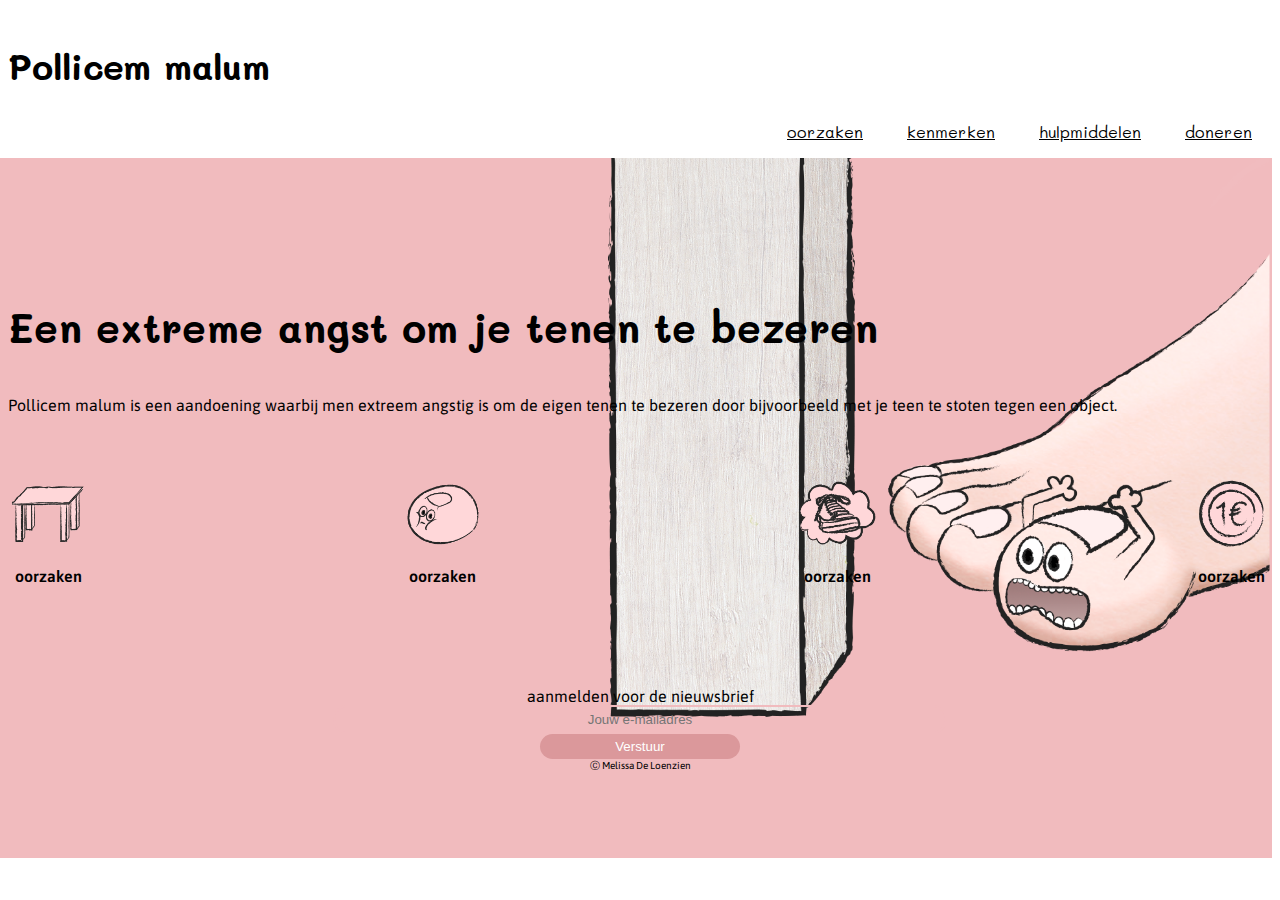
<file: index.html>
<!DOCTYPE html>
<head>
    <meta charset="UTF-8">
    <meta name="viewport" content="width=device-width, initial-scale=1.0">
    <meta http-equiv="X-UA-Compatible" content="ie=edge">
    <title>Pollicem malum</title>

    <!--css-->
    <link href="styles/style.css" rel="stylesheet" type="text/css">
    <link href="styles/style.scss" rel="stylesheet" type="text/css">
    <link href="styles/pagina_styles.css" rel="stylesheet" type="text/css">
    <link href="styles/pagina_styles.scss" rel="stylesheet" type="text/css">

    <!--bootstrap-->
    <link rel="stylesheet" href="https://stackpath.bootstrapcdn.com/bootstrap/4.1.3/css/bootstrap.min.css" integrity="sha384-MCw98/SFnGE8fJT3GXwEOngsV7Zt27NXFoaoApmYm81iuXoPkFOJwJ8ERdknLPMO" crossorigin="anonymous">

    <!--font-->
    <link href="https://fonts.googleapis.com/css?family=Asap:400,600|Mali:500,700" rel="stylesheet"> 

    <!--iconen font awesome-->
    <link rel="stylesheet" href="https://use.fontawesome.com/releases/v5.6.1/css/all.css" integrity="sha384-gfdkjb5BdAXd+lj+gudLWI+BXq4IuLW5IT+brZEZsLFm++aCMlF1V92rMkPaX4PP" crossorigin="anonymous">
</head>


<body>
    <!--HEADER-->
    <div class="container">
        <div class="row navigatie">
            <!--navigatie-->

            <div class="col-2 hamburger" onclick="myFunction(this)">
                <div class="bar1"></div>
                <div class="bar2"></div>
                <div class="bar3"></div>
            </div>
            <div class="col-10 col-lg-4 titel">
                <a href="index.html"><h1>Pollicem malum</h1></a>
            </div>
          
            <div class="menu verborgen col-12 col-lg-8">
                <ul>
                    <li><a href="1oorzaken.html">oorzaken</a></li>
                    <li><a href="2kenmerken.html">kenmerken</a></li>
                    <li><a href="3hulpmiddelen.html">hulpmiddelen</a></li>
                    <li><a href="4doneren.html">doneren</a></li>
                </ul>
            </div>

        </div>
    </div>


    <!--BODY-->
    <div class="jumbotron_fluid afbeelding_container_rechts">
        <div>
            <img class="afbeelding" src="./images/histerisch_rechts.png" alt="histerische teen">
        </div>  
    </div>

    <div class="container">
        <div class="row">
           
            <div class="col-12 col-lg-5 tekst_pagina_styles">
                <h2>Een extreme angst om je tenen te bezeren</h2>
                <p>Pollicem malum is een aandoening waarbij men extreem angstig is om de eigen tenen te bezeren door bijvoorbeeld met je teen te stoten tegen een object.</p>
                <ul class="extra_nav">
                    <li>
                        <a href="1oorzaken.html">
                            <img class="nav_img" src="./images/1oorzaken.png" alt="oorzaken">
                            <p>oorzaken</p> 
                        </a>
                    </li>
                    <li>
                        <a href="2kenmerken.html">
                            <img class="nav_img" src="./images/2kenmerken.png" alt="oorzaken">
                            <p>oorzaken</p> 
                        </a>
                    </li>
                    <li>
                        <a href="3hulpmiddelen.html">
                            <img class="nav_img" src="./images/3hulpmiddelen.png" alt="oorzaken">
                            <p>oorzaken</p> 
                        </a>
                    </li>
                    <li>
                        <a href="4doneren.html">
                            <img class="nav_img" src="./images/4doneren.png" alt="oorzaken">
                            <p>oorzaken</p> 
                        </a>
                    </li>
                </ul>
            </div>

        </div>
    </div>

    <!--FOOTER-->
    <div class="container">
        <div class="row footer">
            <div class="col-12 col-lg-3">
                <p>aanmelden voor de nieuwsbrief</p>
            </div>

            <div class="col-12 col-lg-2">
                <input type="text" id="e-mail" name="e-mail" placeholder="Jouw e-mailadres">
            </div>

            <div class="col-12 knop col-lg-1">  
                <input type="submit" value="Verstuur">
            </div>
            <div class="col-12 col-lg-2 order-lg-2 iconen">
                <a href="https://www.facebook.com/"><i class="fab fa-facebook-f"></i></a>
                <a href="https://plus.google.com/"><i class="fab fa-google-plus-g"></i></a>
                <a href="https://nl.pinterest.com/"><i class="fab fa-pinterest-p"></i></a>
                <a href="https://twitter.com/?lang=nl"><i class="fab fa-twitter"></i></a>
            </div>
            
            <div class="col-12 col-lg-4 order-lg-1">
                <p class="naam">&#9400; Melissa De Loenzien</p>
            </div>
        </div>
    </div>

    <script
    src="https://code.jquery.com/jquery-3.3.1.min.js"
    integrity="sha256-FgpCb/KJQlLNfOu91ta32o/NMZxltwRo8QtmkMRdAu8="
    crossorigin="anonymous"></script>
    <script src="https://stackpath.bootstrapcdn.com/bootstrap/4.1.3/js/bootstrap.min.js" integrity="sha384-ChfqqxuZUCnJSK3+MXmPNIyE6ZbWh2IMqE241rYiqJxyMiZ6OW/JmZQ5stwEULTy" crossorigin="anonymous"></script>
    <script src="main.js"></script>
</body>
</html>
</file>
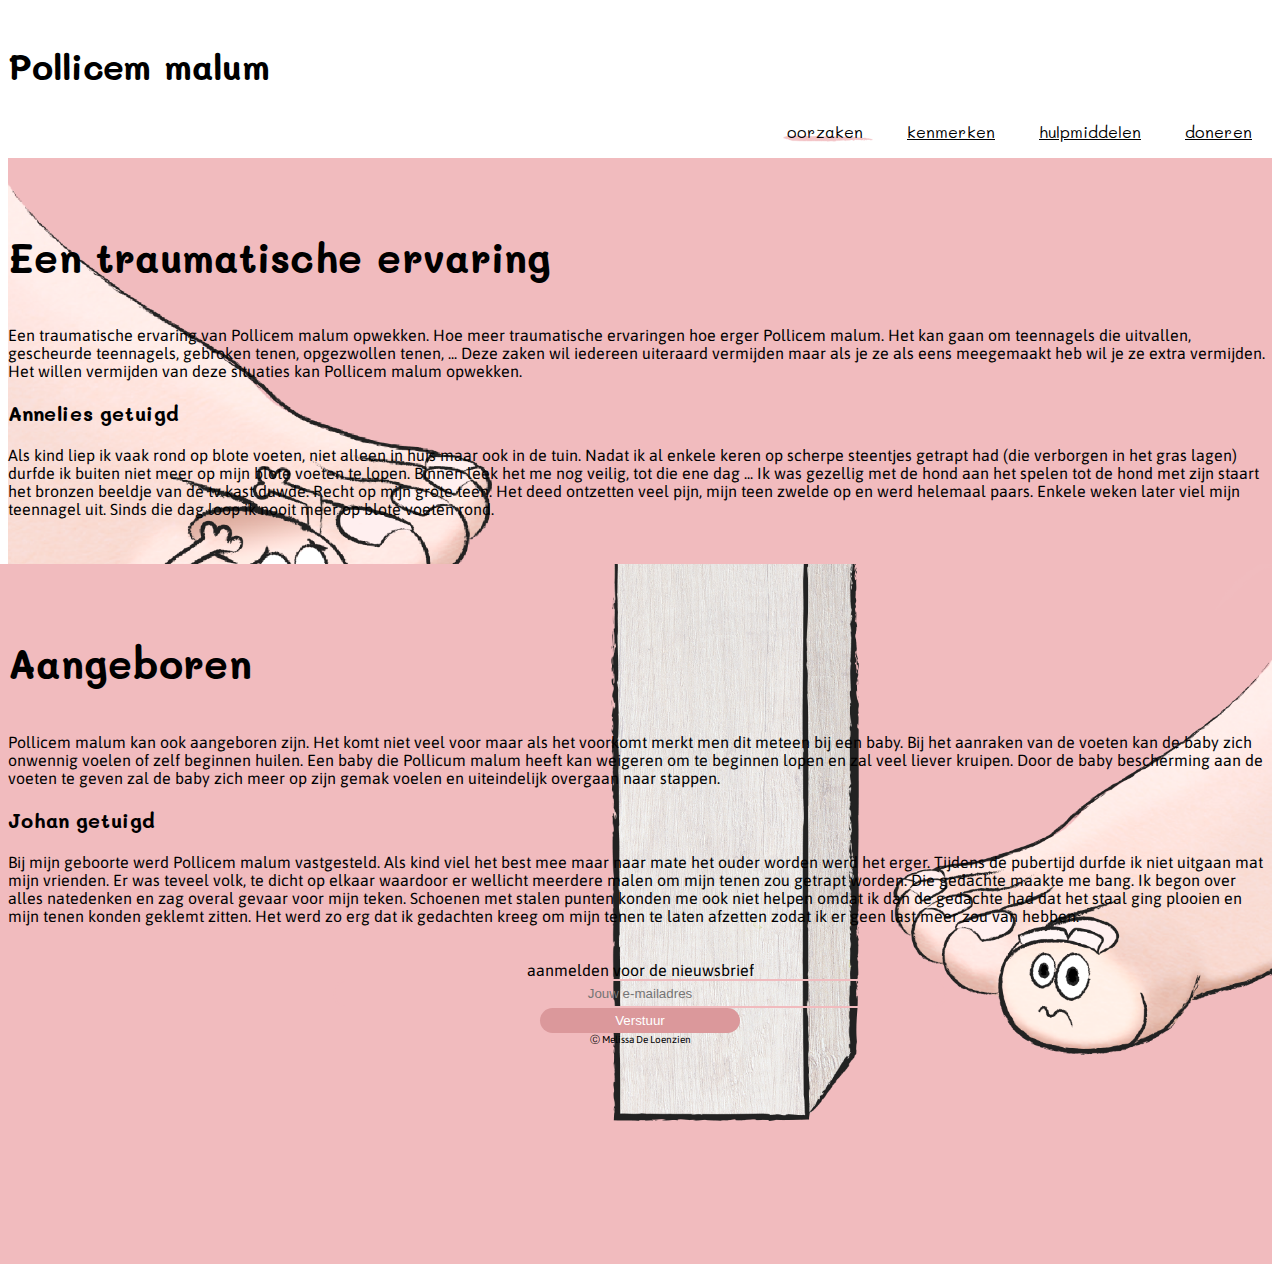
<file: 1oorzaken.html>
<!DOCTYPE html>
<html lang="en">
<head>
    <meta charset="UTF-8">
    <meta name="viewport" content="width=device-width, initial-scale=1.0">
    <meta http-equiv="X-UA-Compatible" content="ie=edge">
    <title>Pollicem malum</title>

    <!--css-->
    <link href="styles/style.css" rel="stylesheet" type="text/css">
    <link href="styles/style.scss" rel="stylesheet" type="text/css">
    <link href="styles/pagina_styles.css" rel="stylesheet" type="text/css">
    <link href="styles/pagina_styles.scss" rel="stylesheet" type="text/css">

    <!--bootstrap-->
    <link rel="stylesheet" href="https://stackpath.bootstrapcdn.com/bootstrap/4.1.3/css/bootstrap.min.css" integrity="sha384-MCw98/SFnGE8fJT3GXwEOngsV7Zt27NXFoaoApmYm81iuXoPkFOJwJ8ERdknLPMO" crossorigin="anonymous">

    <!--font-->
    <link href="https://fonts.googleapis.com/css?family=Asap:400,600|Mali:500,700" rel="stylesheet"> 

    <!--iconen font awesome-->
    <link rel="stylesheet" href="https://use.fontawesome.com/releases/v5.6.1/css/all.css" integrity="sha384-gfdkjb5BdAXd+lj+gudLWI+BXq4IuLW5IT+brZEZsLFm++aCMlF1V92rMkPaX4PP" crossorigin="anonymous">
</head>

<body>
    <!--HEADER-->
    <div class="container">
        <div class="row navigatie">
            <!--navigatie-->

            <div class="col-2 hamburger" onclick="myFunction(this)">
                <div class="bar1"></div>
                <div class="bar2"></div>
                <div class="bar3"></div>
            </div>
            <div class="col-10 col-lg-4 titel">
                <a href="index.html"><h1>Pollicem malum</h1></a>
            </div>
            
            <div class="menu verborgen col-12 col-lg-8">
                <ul>
                    <li><a href="1oorzaken.html" class="a_active">oorzaken</a></li>
                    <li><a href="2kenmerken.html">kenmerken</a></li>
                    <li><a href="3hulpmiddelen.html">hulpmiddelen</a></li>
                    <li><a href="4doneren.html">doneren</a></li>
                </ul>
            </div>

        </div>
    </div>

    <!--BODY-->

    <!--afbeelding 1-->
    <div class="jumbotron_fluid afbeelding_container_links">
        <div>
            <img class="afbeelding" src="./images/nagelloos_links.png" alt="nagelloze teen">
        </div>
        
    </div>
    <div class="container">
        <div class="row">
            <div class="col-12 col-lg-5 offset-lg-7 tekst_oorzaken">
                <h2>Een traumatische ervaring</h2>
                <p>Een traumatische ervaring van Pollicem malum opwekken. Hoe meer traumatische ervaringen hoe erger Pollicem malum. Het kan gaan om teennagels die uitvallen, gescheurde teennagels, gebroken tenen, opgezwollen tenen, ... Deze zaken wil iedereen uiteraard vermijden maar als je ze als eens meegemaakt heb wil je ze extra vermijden. Het willen vermijden van deze situaties kan Pollicem malum opwekken.</p>
               
                <h3>Annelies getuigd</h3>
                <p>Als kind liep ik vaak rond op blote voeten, niet alleen in huis maar ook in de tuin. Nadat ik al enkele keren op scherpe steentjes getrapt had (die verborgen in het gras lagen) durfde ik buiten niet meer op mijn blote voeten te lopen. Binnen leek het me nog veilig, tot die ene dag ... Ik was gezellig met de hond aan het spelen tot de hond met zijn staart het bronzen beeldje van de tv kast duwde. Recht op mijn grote teen. Het deed ontzetten veel pijn, mijn teen zwelde op en werd helemaal paars. Enkele weken later viel mijn teennagel uit. Sinds die dag loop ik nooit meer op blote voeten rond. </p>
                
            </div>
        </div>
    </div>

    <!--afbeelding 2-->
    <div class="jumbotron_fluid afbeelding_container_rechts">
        <div class="afbeedling_plat">
            <img class="afbeelding" src="./images/plat_rechts.png" alt="platte teen">
        </div>
        
    </div>
    <div class="container">
        <div class="row">
            <div class="col-12 col-lg-5 tekst_oorzaken">
                <h2>Aangeboren</h2>
                <p>Pollicem malum kan ook aangeboren zijn. Het komt niet veel voor maar als het voorkomt merkt men dit meteen bij een baby. Bij het aanraken van de voeten kan de baby zich onwennig voelen of zelf beginnen huilen. Een baby die Pollicum malum heeft kan weigeren om te beginnen lopen en zal veel liever kruipen. Door de baby bescherming aan de voeten te geven zal de baby zich meer op zijn gemak voelen en uiteindelijk overgaan naar stappen.</p>
                <h3>Johan getuigd</h3>
                <p>Bij mijn geboorte werd Pollicem malum vastgesteld. Als kind viel het best mee maar naar mate het ouder worden werd het erger. Tijdens de pubertijd durfde ik niet uitgaan mat mijn vrienden. Er was teveel volk, te dicht op elkaar waardoor er wellicht meerdere malen om mijn tenen zou getrapt worden. Die gedachte maakte me bang. Ik begon over alles natedenken en zag overal gevaar voor mijn teken. Schoenen met stalen punten konden me ook niet helpen omdat ik dan de gedachte had dat het staal ging plooien en mijn tenen konden geklemt zitten. Het werd zo erg dat ik gedachten kreeg om mijn tenen te laten afzetten zodat ik er geen last meer zou van hebben.</p>
              
            </div>
        </div>
    </div>

    <!--FOOTER-->
    <div class="container">
        <div class="row footer">
            <div class="col-12 col-lg-3">
                <p>aanmelden voor de nieuwsbrief</p>
            </div>

            <div class="col-12 col-lg-2">
                <input type="text" id="e-mail" name="e-mail" placeholder="Jouw e-mailadres">
            </div>

            <div class="col-12 knop col-lg-1">  
                <input type="submit" value="Verstuur">
            </div>
            <div class="col-12 col-lg-2 order-lg-2 iconen">
                <a href="https://www.facebook.com/"><i class="fab fa-facebook-f"></i></a>
                <a href="https://plus.google.com/"><i class="fab fa-google-plus-g"></i></a>
                <a href="https://nl.pinterest.com/"><i class="fab fa-pinterest-p"></i></a>
                <a href="https://twitter.com/?lang=nl"><i class="fab fa-twitter"></i></a>
            </div>
            
            <div class="col-12 col-lg-4 order-lg-1">
                <p class="naam">&#9400; Melissa De Loenzien</p>
            </div>
        </div>
    </div>

    <script
    src="https://code.jquery.com/jquery-3.3.1.min.js"
    integrity="sha256-FgpCb/KJQlLNfOu91ta32o/NMZxltwRo8QtmkMRdAu8="
    crossorigin="anonymous"></script>
    <script src="https://stackpath.bootstrapcdn.com/bootstrap/4.1.3/js/bootstrap.min.js" integrity="sha384-ChfqqxuZUCnJSK3+MXmPNIyE6ZbWh2IMqE241rYiqJxyMiZ6OW/JmZQ5stwEULTy" crossorigin="anonymous"></script>
    <script src="main.js"></script>
</body>
</file>
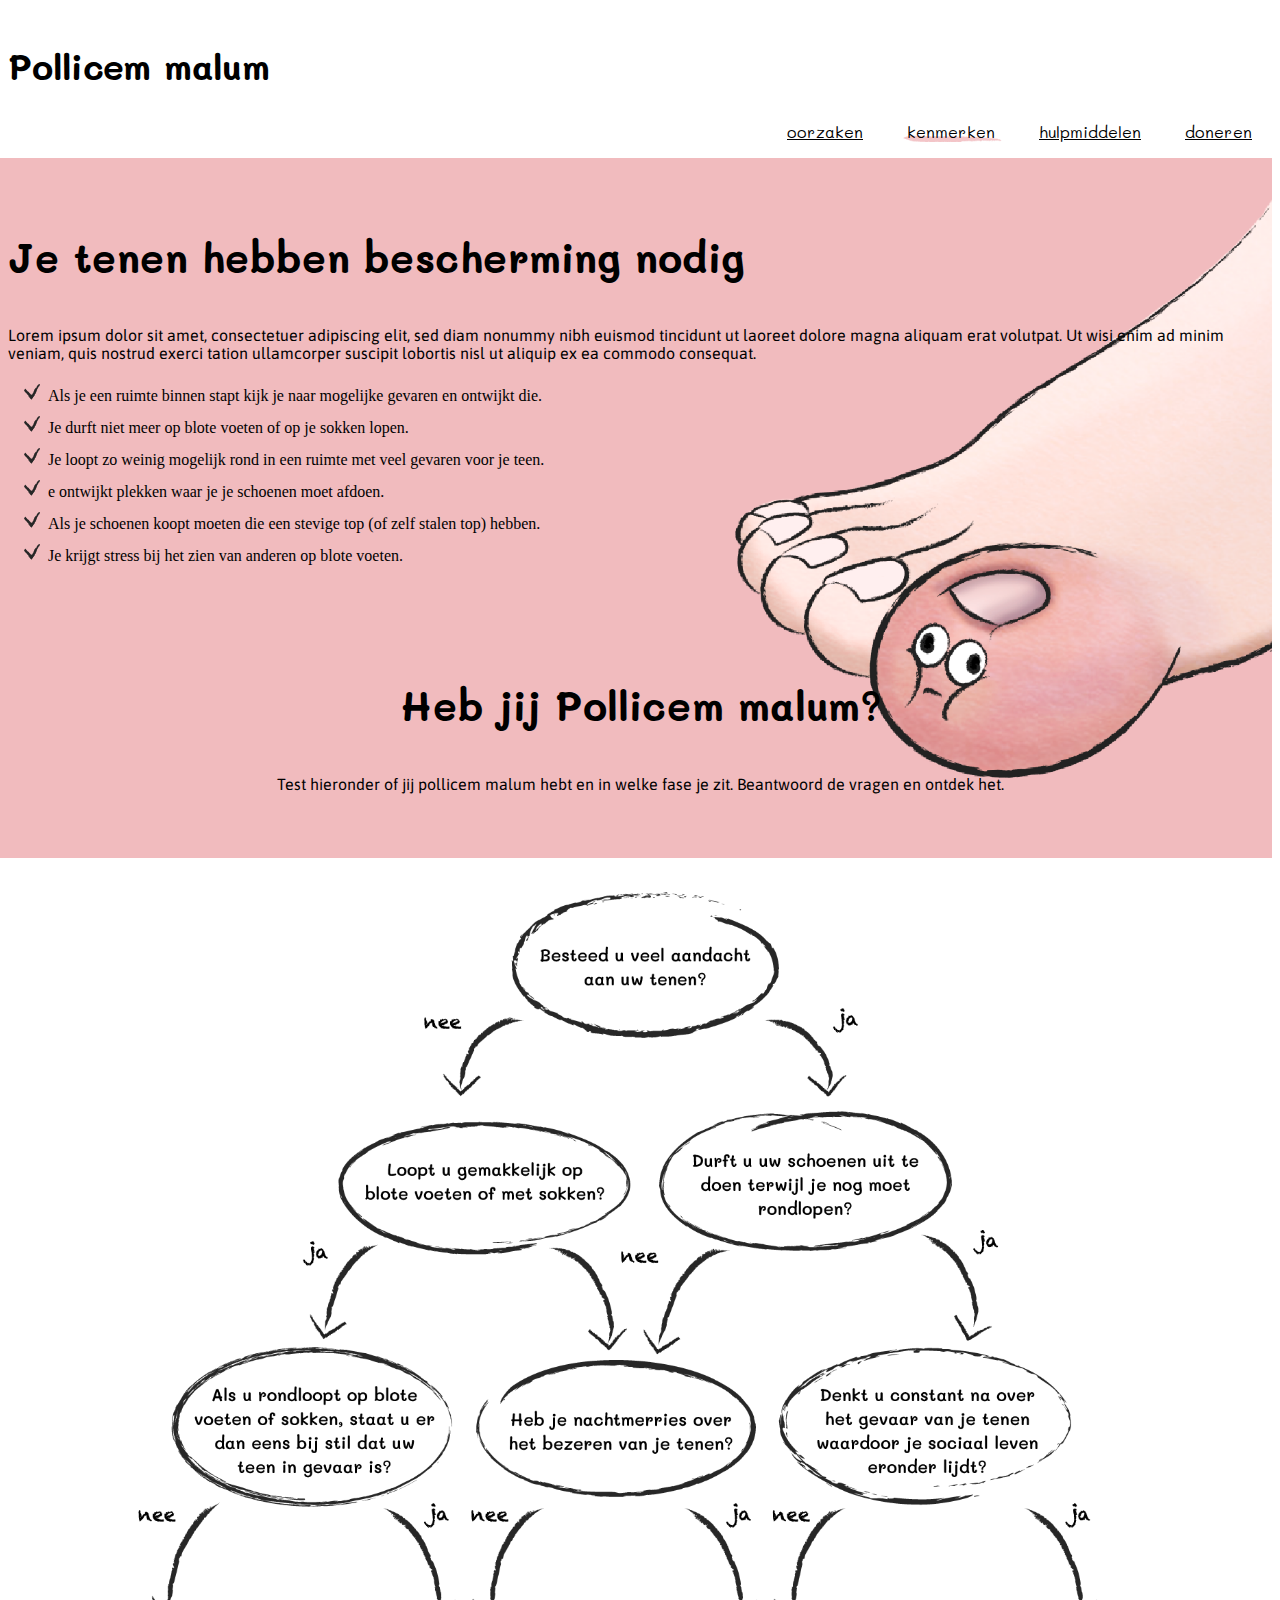
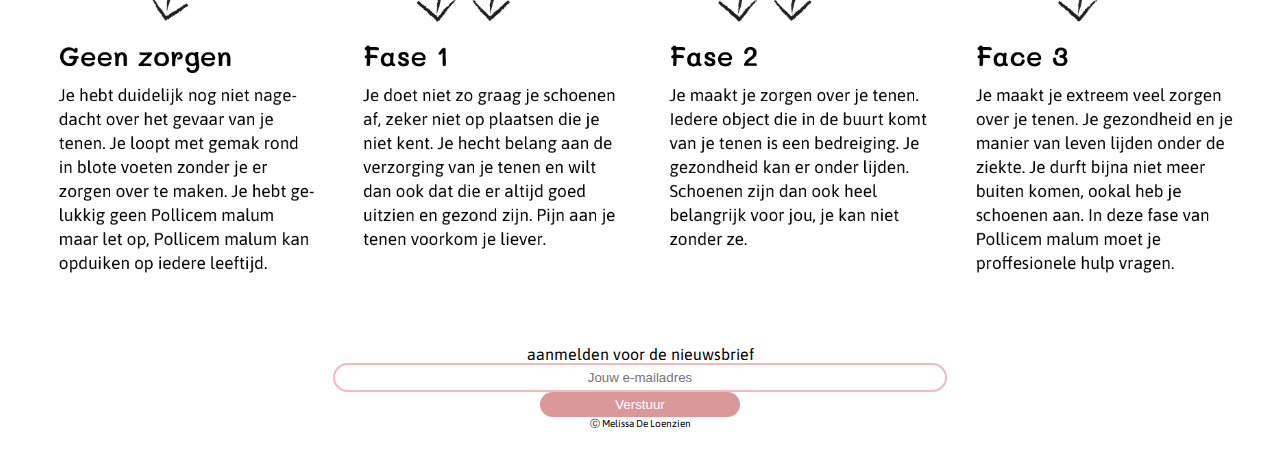
<file: 2kenmerken.html>
<!DOCTYPE html>
<html lang="en">
<head>
    <meta charset="UTF-8">
    <meta name="viewport" content="width=device-width, initial-scale=1.0">
    <meta http-equiv="X-UA-Compatible" content="ie=edge">
    <title>Pollicem malum</title>

    <!--css-->
    <link href="styles/style.css" rel="stylesheet" type="text/css">
    <link href="styles/style.scss" rel="stylesheet" type="text/css">
    <link href="styles/pagina_styles.css" rel="stylesheet" type="text/css">
    <link href="styles/pagina_styles.scss" rel="stylesheet" type="text/css">

    <!--bootstrap-->
    <link rel="stylesheet" href="https://stackpath.bootstrapcdn.com/bootstrap/4.1.3/css/bootstrap.min.css" integrity="sha384-MCw98/SFnGE8fJT3GXwEOngsV7Zt27NXFoaoApmYm81iuXoPkFOJwJ8ERdknLPMO" crossorigin="anonymous">

    <!--font-->
    <link href="https://fonts.googleapis.com/css?family=Asap:400,600|Mali:500,700" rel="stylesheet"> 

    <!--iconen font awesome-->
    <link rel="stylesheet" href="https://use.fontawesome.com/releases/v5.6.1/css/all.css" integrity="sha384-gfdkjb5BdAXd+lj+gudLWI+BXq4IuLW5IT+brZEZsLFm++aCMlF1V92rMkPaX4PP" crossorigin="anonymous">
</head>

<body>
    <!--HEADER-->
    <div class="container">
        <div class="row navigatie">
            <!--navigatie-->

            <div class="col-2 hamburger" onclick="myFunction(this)">
                <div class="bar1"></div>
                <div class="bar2"></div>
                <div class="bar3"></div>
            </div>
            <div class="col-10 col-md-4 titel">
                <a href="index.html"><h1>Pollicem malum</h1></a>
            </div>
            
            <div class="menu verborgen col-12 col-md-8">
                <ul>
                    <li><a href="1oorzaken.html">oorzaken</a></li>
                    <li><a href="2kenmerken.html" class="a_active">kenmerken</a></li>
                    <li><a href="3hulpmiddelen.html">hulpmiddelen</a></li>
                    <li><a href="4doneren.html">doneren</a></li>
                </ul>
            </div>

        </div>
    </div>

    <!--BODY-->
    <div class="jumbotron_fluid afbeelding_container_rechts">
        <div>
            <img class="afbeelding" src="./images/dik_rechts.png" alt="dikke teen">
        </div>
        
    </div>

    <div class="container">
        <div class="row">
            <div class="col-12 col-md-5 tekst_kenmerken">
                <h2>Je tenen hebben bescherming nodig</h2>
                <p>Lorem ipsum dolor sit amet, consectetuer adipiscing elit, sed diam nonummy nibh euismod tincidunt ut laoreet dolore magna aliquam erat volutpat. Ut wisi enim ad minim veniam, quis nostrud exerci tation ullamcorper suscipit lobortis nisl ut aliquip ex ea commodo consequat. </p>
                <ul class="kenmerken">
                    <li>Als je een ruimte binnen stapt kijk je naar mogelijke gevaren en ontwijkt die.</li>
                    <li>Je durft niet meer op blote voeten of op je sokken lopen.</li>
                    <li>Je loopt zo weinig mogelijk rond in een ruimte met veel gevaren voor je teen.</li>
                    <li>e ontwijkt plekken waar je je schoenen moet afdoen.</li>
                    <li>Als je schoenen koopt moeten die een stevige top (of zelf stalen top) hebben.</li>
                    <li>Je krijgt stress bij het zien van anderen op blote voeten.</li>
                </ul>
            </div>

            <div class="col-12 col-lg-8 offset-lg-2 tekst_kenmerken2">
                <h2>Heb jij Pollicem malum?</h2>
                <p>Test hieronder of jij pollicem malum hebt en in welke fase je zit. 
                        Beantwoord de vragen en ontdek het.</p>
            </div>
            <div class="col-12">
                <img class="test" src="./images/test.png" alt="test">
            </div>
            
        </div>
    </div>

    <!--FOOTER-->
    <div class="container">
        <div class="row footer">
            <div class="col-12 col-lg-3">
                <p>aanmelden voor de nieuwsbrief</p>
            </div>

            <div class="col-12 col-lg-2">
                <input type="text" id="e-mail" name="e-mail" placeholder="Jouw e-mailadres">
            </div>

            <div class="col-12 knop col-lg-1">  
                <input type="submit" value="Verstuur">
            </div>
            <div class="col-12 col-lg-2 order-lg-2 iconen">
                <a href="https://www.facebook.com/"><i class="fab fa-facebook-f"></i></a>
                <a href="https://plus.google.com/"><i class="fab fa-google-plus-g"></i></a>
                <a href="https://nl.pinterest.com/"><i class="fab fa-pinterest-p"></i></a>
                <a href="https://twitter.com/?lang=nl"><i class="fab fa-twitter"></i></a>
            </div>
            
            <div class="col-12 col-lg-4 order-lg-1">
                <p class="naam">&#9400; Melissa De Loenzien</p>
            </div>
        </div>
    </div>

    <script
    src="https://code.jquery.com/jquery-3.3.1.min.js"
    integrity="sha256-FgpCb/KJQlLNfOu91ta32o/NMZxltwRo8QtmkMRdAu8="
    crossorigin="anonymous"></script>
    <script src="https://stackpath.bootstrapcdn.com/bootstrap/4.1.3/js/bootstrap.min.js" integrity="sha384-ChfqqxuZUCnJSK3+MXmPNIyE6ZbWh2IMqE241rYiqJxyMiZ6OW/JmZQ5stwEULTy" crossorigin="anonymous"></script>
    <script src="main.js"></script>
</body>
</file>
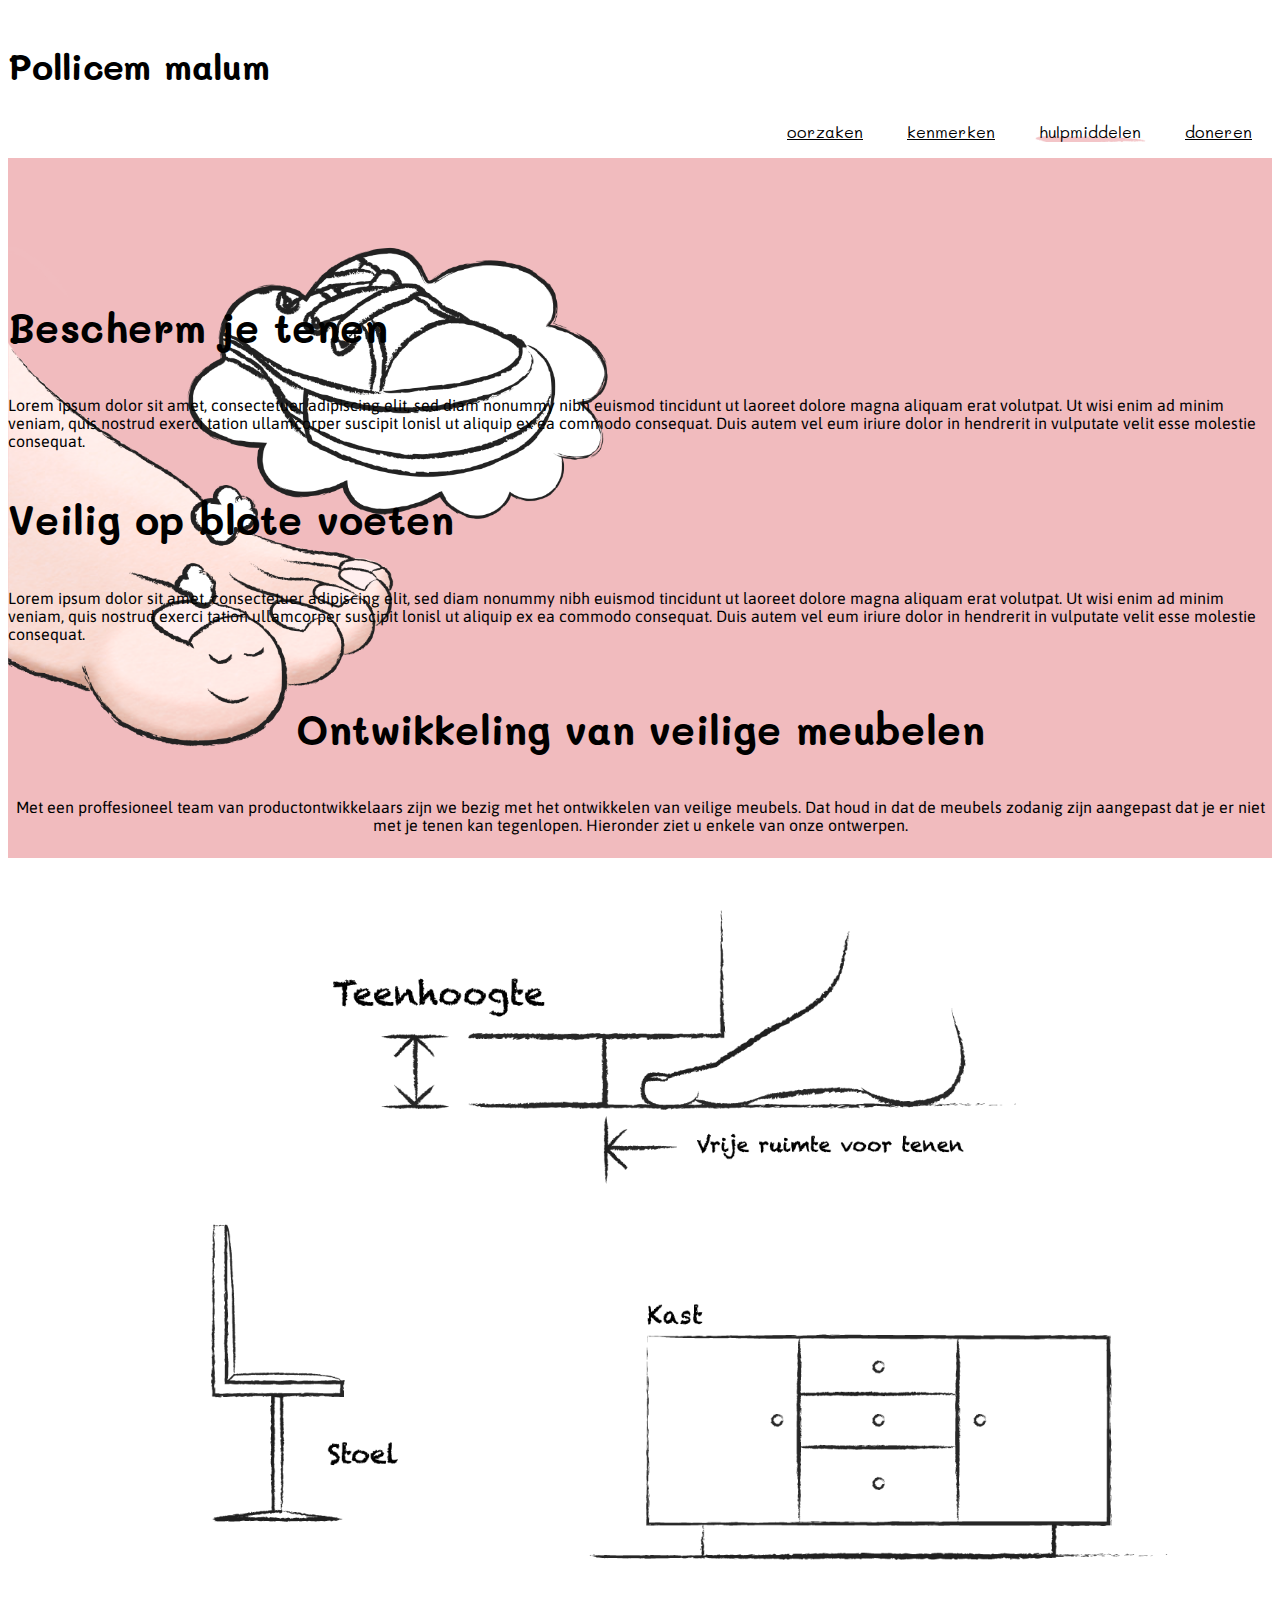
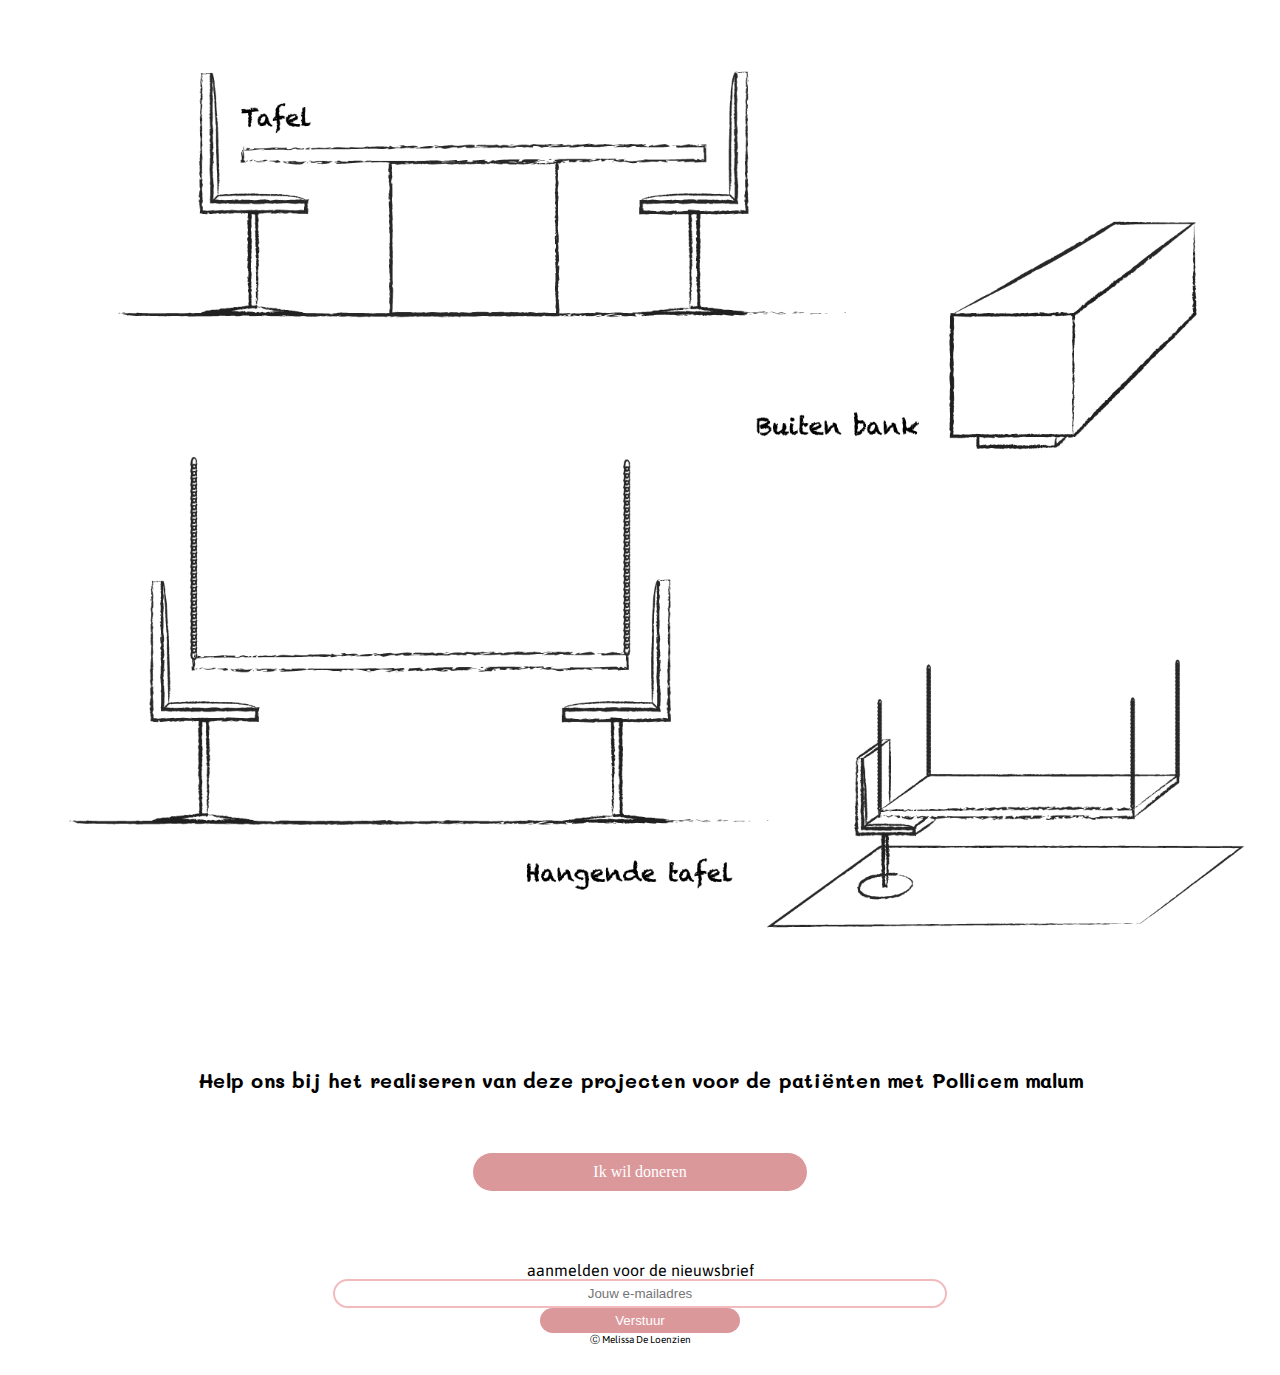
<file: 3hulpmiddelen.html>
<!DOCTYPE html>
<html lang="en">
<head>
    <meta charset="UTF-8">
    <meta name="viewport" content="width=device-width, initial-scale=1.0">
    <meta http-equiv="X-UA-Compatible" content="ie=edge">
    <title>Pollicem malum</title>

    <!--css-->
    <link href="styles/style.css" rel="stylesheet" type="text/css">
    <link href="styles/style.scss" rel="stylesheet" type="text/css">
    <link href="styles/pagina_styles.css" rel="stylesheet" type="text/css">
    <link href="styles/pagina_styles.scss" rel="stylesheet" type="text/css">

    <!--bootstrap-->
    <link rel="stylesheet" href="https://stackpath.bootstrapcdn.com/bootstrap/4.1.3/css/bootstrap.min.css" integrity="sha384-MCw98/SFnGE8fJT3GXwEOngsV7Zt27NXFoaoApmYm81iuXoPkFOJwJ8ERdknLPMO" crossorigin="anonymous">

    <!--font-->
    <link href="https://fonts.googleapis.com/css?family=Asap:400,600|Mali:500,700" rel="stylesheet"> 

    <!--iconen font awesome-->
    <link rel="stylesheet" href="https://use.fontawesome.com/releases/v5.6.1/css/all.css" integrity="sha384-gfdkjb5BdAXd+lj+gudLWI+BXq4IuLW5IT+brZEZsLFm++aCMlF1V92rMkPaX4PP" crossorigin="anonymous">

    <!--animate.css-->
    <link rel="stylesheet" href="https://cdnjs.cloudflare.com/ajax/libs/animate.css/3.7.0/animate.min.css">
</head>

<body>
    <!--HEADER-->
    <div class="container">
        <div class="row navigatie">
            <!--navigatie-->

            <div class="col-2 hamburger" onclick="myFunction(this)">
                <div class="bar1"></div>
                <div class="bar2"></div>
                <div class="bar3"></div>
            </div>
            <div class="col-10 col-lg-4 titel">
                <a href="index.html"><h1>Pollicem malum</h1></a>
            </div>
            
            <div class="menu verborgen col-12 col-lg-8">
                <ul>
                    <li><a href="1oorzaken.html">oorzaken</a></li>
                    <li><a href="2kenmerken.html">kenmerken</a></li>
                    <li><a href="3hulpmiddelen.html" class="a_active">hulpmiddelen</a></li>
                    <li><a href="4doneren.html">doneren</a></li>
                </ul>
            </div>

        </div>
    </div>

    <!--BODY-->
    <div class="jumbotron_fluid afbeelding_container_links">
        <div>
            <img class="afbeelding" src="./images/droom_links.png" alt="droomende teen">
        </div>
        
    </div>

    <div class="container">
        <div class="row">
            <div class="col-12 col-lg-5 offset-lg-7 tekst_hulpmiddelen">
                <h2>Bescherm je tenen</h2>
                <p>Lorem ipsum dolor sit amet, consectetuer adipiscing elit, sed diam nonummy nibh euismod tincidunt ut laoreet dolore magna aliquam erat volutpat. Ut wisi enim ad minim veniam, quis nostrud exerci tation ullamcorper suscipit lonisl ut aliquip ex ea commodo consequat. Duis autem vel eum iriure dolor in hendrerit in vulputate velit esse molestie consequat.</p>
                <h2>Veilig op blote voeten</h2>
                <p>Lorem ipsum dolor sit amet, consectetuer adipiscing elit, sed diam nonummy nibh euismod tincidunt ut laoreet dolore magna aliquam erat volutpat. Ut wisi enim ad minim veniam, quis nostrud exerci tation ullamcorper suscipit lonisl ut aliquip ex ea commodo consequat. Duis autem vel eum iriure dolor in hendrerit in vulputate velit esse molestie consequat.</p>
            </div>

            <div class="col-12 col-lg-8 offset-lg-2 tekst_hulpmiddelen2">
                <h2>Ontwikkeling van veilige meubelen</h2>
                <p>Met een proffesioneel team van productontwikkelaars zijn we bezig met het ontwikkelen van veilige meubels. Dat houd in dat de meubels zodanig zijn aangepast dat je er niet met je tenen kan tegenlopen. Hieronder ziet u enkele van onze ontwerpen.</p>
            </div>

            <div class="col-12">
                <img class="meubelen meubel_desktop" src="./images/meubelen.png" alt="meubelen">
            </div>
            <div class="col-12">
                <img class="meubelen meubel_mobile" src="./images/meubelen_mobile.png" alt="meubelen">
            </div>

            <div class="col-12 col-lg-6 offset-lg-3 tekst_hulpmiddelen2 hulp_doneren">
                <h3>Help ons bij het realiseren van deze projecten voor de patiënten met Pollicem malum</h3>
                <div class="animated infinite pulse">
                    <a href="4doneren.html">Ik wil doneren</a>
                </div>
               
            </div>

        </div>
    </div>

    <!--FOOTER-->
    <div class="container">
        <div class="row footer">
            <div class="col-12 col-lg-3">
                <p>aanmelden voor de nieuwsbrief</p>
            </div>

            <div class="col-12 col-lg-2">
                <input type="text" id="e-mail" name="e-mail" placeholder="Jouw e-mailadres">
            </div>

            <div class="col-12 knop col-lg-1">  
                <input type="submit" value="Verstuur">
            </div>
            <div class="col-12 col-lg-2 order-lg-2 iconen">
                <a href="https://www.facebook.com/"><i class="fab fa-facebook-f"></i></a>
                <a href="https://plus.google.com/"><i class="fab fa-google-plus-g"></i></a>
                <a href="https://nl.pinterest.com/"><i class="fab fa-pinterest-p"></i></a>
                <a href="https://twitter.com/?lang=nl"><i class="fab fa-twitter"></i></a>
            </div>
            
            <div class="col-12 col-lg-4 order-lg-1">
                <p class="naam">&#9400; Melissa De Loenzien</p>
            </div>
        </div>
    </div>

    <script
    src="https://code.jquery.com/jquery-3.3.1.min.js"
    integrity="sha256-FgpCb/KJQlLNfOu91ta32o/NMZxltwRo8QtmkMRdAu8="
    crossorigin="anonymous"></script>
    <script src="https://stackpath.bootstrapcdn.com/bootstrap/4.1.3/js/bootstrap.min.js" integrity="sha384-ChfqqxuZUCnJSK3+MXmPNIyE6ZbWh2IMqE241rYiqJxyMiZ6OW/JmZQ5stwEULTy" crossorigin="anonymous"></script>
    <script src="main.js"></script>
</body>
</file>
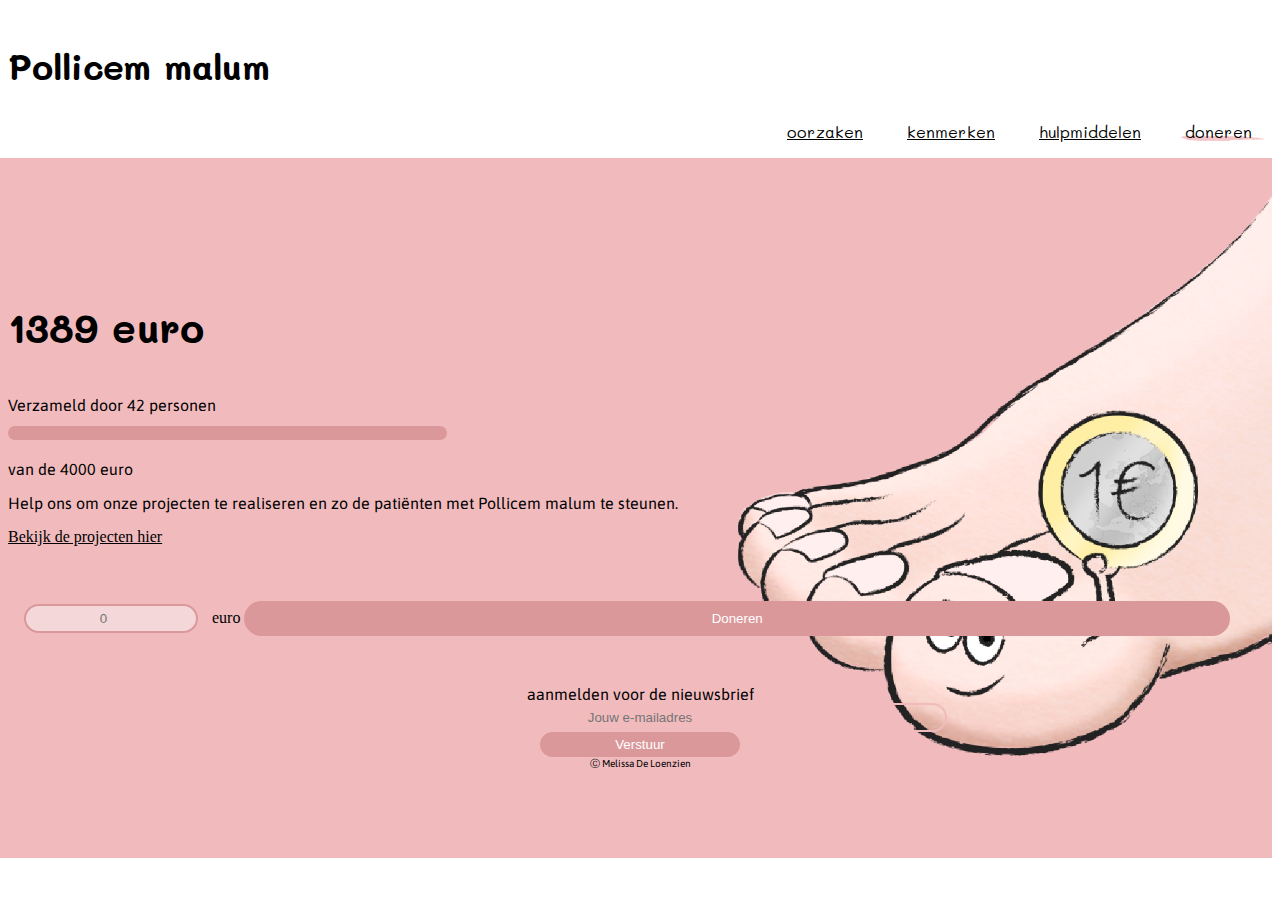
<file: 4doneren.html>
<!DOCTYPE html>
<html lang="en">
<head>
    <meta charset="UTF-8">
    <meta name="viewport" content="width=device-width, initial-scale=1.0">
    <meta http-equiv="X-UA-Compatible" content="ie=edge">
    <title>Pollicem malum</title>

    <!--css-->
    <link href="styles/style.css" rel="stylesheet" type="text/css">
    <link href="styles/style.scss" rel="stylesheet" type="text/css">
    <link href="styles/pagina_styles.css" rel="stylesheet" type="text/css">
    <link href="styles/pagina_styles.scss" rel="stylesheet" type="text/css">

    <!--bootstrap-->
    <link rel="stylesheet" href="https://stackpath.bootstrapcdn.com/bootstrap/4.1.3/css/bootstrap.min.css" integrity="sha384-MCw98/SFnGE8fJT3GXwEOngsV7Zt27NXFoaoApmYm81iuXoPkFOJwJ8ERdknLPMO" crossorigin="anonymous">

    <!--font-->
    <link href="https://fonts.googleapis.com/css?family=Asap:400,600|Mali:500,700" rel="stylesheet"> 

    <!--iconen font awesome-->
    <link rel="stylesheet" href="https://use.fontawesome.com/releases/v5.6.1/css/all.css" integrity="sha384-gfdkjb5BdAXd+lj+gudLWI+BXq4IuLW5IT+brZEZsLFm++aCMlF1V92rMkPaX4PP" crossorigin="anonymous">
</head>

<body>
    <!--HEADER-->
    <div class="container">
        <div class="row navigatie">
            <!--navigatie-->

            <div class="col-2 hamburger" onclick="myFunction(this)">
                <div class="bar1"></div>
                <div class="bar2"></div>
                <div class="bar3"></div>
            </div>
            <div class="col-10 col-md-4 titel">
                <a href="index.html"><h1>Pollicem malum</h1></a>
            </div>
            
            <div class="menu verborgen col-12 col-md-8">
                <ul>
                    <li><a href="1oorzaken.html">oorzaken</a></li>
                    <li><a href="2kenmerken.html">kenmerken</a></li>
                    <li><a href="3hulpmiddelen.html">hulpmiddelen</a></li>
                    <li><a href="4doneren.html" class="a_active">doneren</a></li>
                </ul>
            </div>

        </div>
    </div>

    <!--BODY-->
    <div class="jumbotron_fluid afbeelding_container_rechts">
        <div>
            <img class="afbeelding" src="./images/centje_rechts.png" alt="teen met euro">
        </div>
        
    </div>

    <div class="container">
        <div class="row">
            <div class="col-12 col-md-5 tekst_doneren">
                <h2>1389 euro</h2>
                <p>Verzameld door 42 personen</p>
                <div class="balk">
                    <span class="balk_vulling"><span>
                </div>
                <p>van de 4000 euro</p>
                <p>Help ons om onze projecten te realiseren en zo de patiënten met Pollicem malum te steunen.</p>
                <a href="3hulpmiddelen.html">Bekijk de projecten hier</a>
                <fieldset>
                    <input type="number" name="bedrag" placeholder="0" min="0" max="10000"/>
                    <label for="e-mail">euro</label>
                    <input type="submit" value="Doneren">
                </fieldset>
            </div>
        </div>
    </div>

    <!--FOOTER-->
    <div class="container">
        <div class="row footer">
            <div class="col-12 col-lg-3">
                <p>aanmelden voor de nieuwsbrief</p>
            </div>

            <div class="col-12 col-lg-2">
                <input type="text" id="e-mail" name="e-mail" placeholder="Jouw e-mailadres">
            </div>

            <div class="col-12 knop col-lg-1">  
                <input type="submit" value="Verstuur">
            </div>
            <div class="col-12 col-lg-2 order-lg-2 iconen">
                <a href="https://www.facebook.com/"><i class="fab fa-facebook-f"></i></a>
                <a href="https://plus.google.com/"><i class="fab fa-google-plus-g"></i></a>
                <a href="https://nl.pinterest.com/"><i class="fab fa-pinterest-p"></i></a>
                <a href="https://twitter.com/?lang=nl"><i class="fab fa-twitter"></i></a>
            </div>
            
            <div class="col-12 col-lg-4 order-lg-1">
                <p class="naam">&#9400; Melissa De Loenzien</p>
            </div>
        </div>
    </div>

    <script
    src="https://code.jquery.com/jquery-3.3.1.min.js"
    integrity="sha256-FgpCb/KJQlLNfOu91ta32o/NMZxltwRo8QtmkMRdAu8="
    crossorigin="anonymous"></script>
    <script src="https://stackpath.bootstrapcdn.com/bootstrap/4.1.3/js/bootstrap.min.js" integrity="sha384-ChfqqxuZUCnJSK3+MXmPNIyE6ZbWh2IMqE241rYiqJxyMiZ6OW/JmZQ5stwEULTy" crossorigin="anonymous"></script>
    <script src="main.js"></script>
</body>
</file>
<file: styles/style.css>
/*VARIABELEN*/
/*-------------------------------------------------------------------------------------------------------*/
/* NAVIGATIE */
/*om menu achter titel te laten schuiven*/
.titel {
  background-color: white;
  z-index: 99;
}

.titel a {
  color: black;
  text-decoration: none;
}

.titel a:hover {
  text-decoration: none;
  color: #F1BBBE;
}

.navigatie h1 {
  font-family: "Mali";
  font-weight: 700;
  font-size: 35px;
  padding-top: 5px;
}

@media screen and (min-width: 800px) {
  .navigatie h1 {
    padding: 20px 0px;
  }
}

.menu {
  height: 400px;
  padding: 0;
  margin: 0;
  display: -webkit-box;
  display: -ms-flexbox;
  display: flex;
  -webkit-box-pack: center;
      -ms-flex-pack: center;
          justify-content: center;
  -webkit-box-align: center;
      -ms-flex-align: center;
          align-items: center;
  top: 0;
  -webkit-transition: all 1s;
  transition: all 1s;
}

@media screen and (min-width: 800px) {
  .menu {
    display: -webkit-box;
    display: -ms-flexbox;
    display: flex;
    -webkit-box-pack: end;
        -ms-flex-pack: end;
            justify-content: flex-end;
    -webkit-box-align: end;
        -ms-flex-align: end;
            align-items: flex-end;
    padding-top: 25px;
  }
}

.menu a {
  color: black;
  font-family: "Mali";
}

@media screen and (min-width: 800px) {
  .menu a {
    padding: 0px 20px;
  }
}

.menu a:hover {
  color: black;
  text-decoration: none;
}

@media screen and (min-width: 800px) {
  .menu a:hover {
    background-image: url(../images/lijn.png);
    background-repeat: no-repeat;
    background-size: 80%;
    background-position: 15px 13px;
  }
}

.menu .a_active {
  color: black;
  text-decoration: none;
  /*streep*/
  background-image: url(../images/lijn.png);
  background-repeat: no-repeat;
  background-size: 80%;
  background-position: 15px 13px;
}

.menu li {
  padding: 25px 0px;
  display: -webkit-box;
  display: -ms-flexbox;
  display: flex;
  -webkit-box-pack: center;
      -ms-flex-pack: center;
          justify-content: center;
}

@media screen and (min-width: 800px) {
  .menu li {
    display: -webkit-box;
    display: -ms-flexbox;
    display: flex;
    -webkit-box-pack: end;
        -ms-flex-pack: end;
            justify-content: flex-end;
    padding: 10px 0px;
  }
}

.menu ul {
  padding: 0px;
}

.verborgen {
  height: 0;
  top: -400px;
}

/*HAMBURGER*/
.hamburger {
  padding-top: 6px;
  display: inline-block;
  cursor: pointer;
}

.bar1, .bar2, .bar3 {
  width: 35px;
  height: 5px;
  background-color: black;
  margin: 6px 0;
  -webkit-transition: 0.4s;
  transition: 0.4s;
  border-radius: 50px;
}

/* Rotate first bar */
.change .bar1 {
  -webkit-transform: rotate(-45deg) translate(-9px, 6px);
  transform: rotate(-45deg) translate(-9px, 6px);
}

/* Fade out the second bar */
.change .bar2 {
  opacity: 0;
}

/* Rotate last bar */
.change .bar3 {
  -webkit-transform: rotate(45deg) translate(-8px, -8px);
  transform: rotate(45deg) translate(-8px, -8px);
}

@media screen and (min-width: 800px) {
  .hamburger {
    display: none;
  }
  .menu {
    top: 50px;
    vertical-align: top;
  }
  .menu li {
    display: inline;
  }
}

/*-------------------------------------------------------------------------------------------------------*/
/*ALGEMEEN*/
li {
  list-style: none;
}

body h2 {
  font-family: "Mali";
  font-size: 40px;
  font-weight: 700;
  padding: 30px 0px;
}

@media screen and (min-width: 800px) {
  body h2 {
    padding: 10px 0px;
  }
}

body h3 {
  font-family: "Mali";
  font-size: 20px;
}

body p {
  font-family: "Asap";
}

/*tenen rechts*/
.afbeelding_container_rechts {
  display: -webkit-box;
  display: -ms-flexbox;
  display: flex;
  -webkit-box-pack: end;
      -ms-flex-pack: end;
          justify-content: flex-end;
}

.afbeelding_container_rechts div {
  height: 350px;
  background-color: #F1BBBE;
}

@media screen and (min-width: 800px) {
  .afbeelding_container_rechts div {
    height: 700px;
  }
}

.afbeelding_container_rechts .afbeelding {
  max-height: 350px;
}

@media screen and (min-width: 800px) {
  .afbeelding_container_rechts .afbeelding {
    max-height: 700px;
  }
}

/*tenen links*/
.afbeelding_container_links {
  display: -webkit-box;
  display: -ms-flexbox;
  display: flex;
  overflow-x: hidden;
}

.afbeelding_container_links div {
  height: 350px;
  background-color: #F1BBBE;
}

@media screen and (min-width: 800px) {
  .afbeelding_container_links div {
    height: 700px;
  }
}

.afbeelding_container_links .afbeelding {
  max-height: 350px;
}

@media screen and (min-width: 800px) {
  .afbeelding_container_links .afbeelding {
    max-height: 700px;
  }
}

/*-------------------------------------------------------------------------------------------------------*/
/*FOOTER*/
.footer {
  padding: 20px 0px;
}

@media screen and (min-width: 800px) {
  .footer {
    background: none;
  }
}

.footer div {
  display: -webkit-box;
  display: -ms-flexbox;
  display: flex;
  -webkit-box-pack: center;
      -ms-flex-pack: center;
          justify-content: center;
  -webkit-box-align: center;
      -ms-flex-align: center;
          align-items: center;
}

@media screen and (min-width: 800px) {
  .footer p {
    margin: 0px;
  }
}

.footer input[type=text] {
  background: none;
  width: 100%;
  padding: 5px 10px;
  border: 2px solid #F1BBBE;
  border-radius: 20px;
  outline: none;
  text-align: center;
  margin-bottom: 20px;
}

@media screen and (min-width: 800px) {
  .footer input[type=text] {
    width: 600px;
    padding: 5px;
    margin: 0px;
  }
}

.footer input[type=submit] {
  text-decoration: none;
  color: white;
  background-color: #DB989B;
  padding: 10px 120px;
  border: none;
  border-radius: 20px;
  width: 100%;
}

@media screen and (min-width: 800px) {
  .footer input[type=submit] {
    padding: 5px 10px;
    margin: 0px;
    width: 200px;
  }
}

.footer .naam {
  font-size: 10px;
  padding-top: 30px;
}

@media screen and (min-width: 800px) {
  .footer .naam {
    margin: 0px;
    padding: 0px;
  }
}

.footer .iconen {
  padding-top: 30px;
}

.footer .iconen a {
  padding: 0px 20px;
  color: black;
}

@media screen and (min-width: 800px) {
  .footer .iconen {
    margin: 0px;
    padding: 0px;
  }
}
/*# sourceMappingURL=style.css.map */
</file>
<file: styles/pagina_styles.css>
/*VARIABELEN*/
/*-------------------------------------------------------------------------------------------------------*/
/*HOME*/
.extra_nav {
  display: -webkit-box;
  display: -ms-flexbox;
  display: flex;
  -webkit-box-pack: justify;
      -ms-flex-pack: justify;
          justify-content: space-between;
  padding: 50px 0px;
}

.extra_nav a {
  text-decoration: none;
  font-weight: 600;
  color: black;
  text-align: center;
}

.extra_nav a:hover {
  color: black;
  text-decoration: none;
  font-size: 17px;
}

.extra_nav .nav_img {
  max-width: 80px;
}

/*oorzaken*/
.afbeedling_plat {
  margin-top: 30px;
}

/*kenmerken*/
.kenmerken li {
  list-style: url(../images/check.png);
  padding: 5px 0px;
}

.tekst_kenmerken2 {
  text-align: center;
  padding: 50px 0px 40px 0px;
}

@media screen and (max-width: 800px) {
  .tekst_kenmerken2 {
    display: none;
  }
}

.test {
  max-width: 100%;
}

@media screen and (max-width: 800px) {
  .test {
    display: none;
  }
}

/*hulpmiddelen*/
.tekst_hulpmiddelen2 h3 {
  text-align: center;
  padding: 10px 0px 40px 0px;
}

.tekst_hulpmiddelen2 a {
  text-decoration: none;
  color: white;
  background-color: #DB989B;
  padding: 10px 120px;
  border: none;
  border-radius: 20px;
}

.tekst_hulpmiddelen2 a:hover {
  text-decoration: none;
  color: white;
  background-color: #F1BBBE;
}

.tekst_hulpmiddelen2 div {
  display: -webkit-box;
  display: -ms-flexbox;
  display: flex;
  -webkit-box-pack: center;
      -ms-flex-pack: center;
          justify-content: center;
}

.tekst_hulpmiddelen2 .pulse {
  -webkit-animation-duration: 3s;
          animation-duration: 3s;
}

.meubelen {
  max-width: 100%;
}

@media screen and (max-width: 799px) {
  .meubel_desktop {
    display: none;
  }
}

@media screen and (min-width: 800px) {
  .meubel_mobile {
    display: none;
  }
}

.hulp_doneren {
  margin-bottom: 50px;
}

/*doneren*/
.tekst_doneren input[type=number] {
  background: #f3d7d9;
  width: 150px;
  padding: 5px 10px;
  border: 2px solid #DB989B;
  border-radius: 20px;
  outline: none;
  text-align: center;
  margin: 50px 10px 20px 0px;
}

.tekst_doneren input[type=submit] {
  cursor: pointer;
  text-decoration: none;
  color: white;
  background-color: #DB989B;
  padding: 10px 120px;
  border: none;
  border-radius: 200px;
  margin-bottom: 60px;
  width: 100%;
}

@media screen and (min-width: 800px) {
  .tekst_doneren input[type=submit] {
    margin: 0px;
    width: 80%;
  }
}

.tekst_doneren input[type=submit]:hover {
  background-color: #F1BBBE;
}

@media screen and (min-width: 800px) {
  .tekst_doneren fieldset {
    text-align: left;
  }
}

.tekst_doneren a {
  text-decoration: underline;
  color: black;
  font-weight: 500;
}

.tekst_doneren a:hover {
  color: #DB989B;
}

.tekst_doneren .balk {
  width: 100%;
  height: 14px;
  padding: 0;
  margin: 0;
  background: #f3d7d9;
  border-radius: 10px;
}

.tekst_doneren .balk_vulling {
  position: relative;
  top: -4px;
  display: inline-block;
  height: 14px;
  width: 34.725%;
  max-width: 100%;
  background: #DB989B;
  border-radius: 10px;
  -webkit-transition: 0.5s ease;
  transition: 0.5s ease;
  /* overgang bij verandering van breedte */
}

/*teks alle pagina's*/
@media screen and (min-width: 800px) {
  .tekst_pagina_styles, .tekst_hulpmiddelen, .tekst_doneren {
    margin-top: -600px;
  }
  .tekst_kenmerken, .tekst_oorzaken {
    margin-top: -670px;
  }
  .afbeelding2 {
    margin-top: 60px;
  }
  .tekst_hulpmiddelen2 {
    text-align: center;
    margin-top: 50px;
  }
}
/*# sourceMappingURL=pagina_styles.css.map */
</file>
